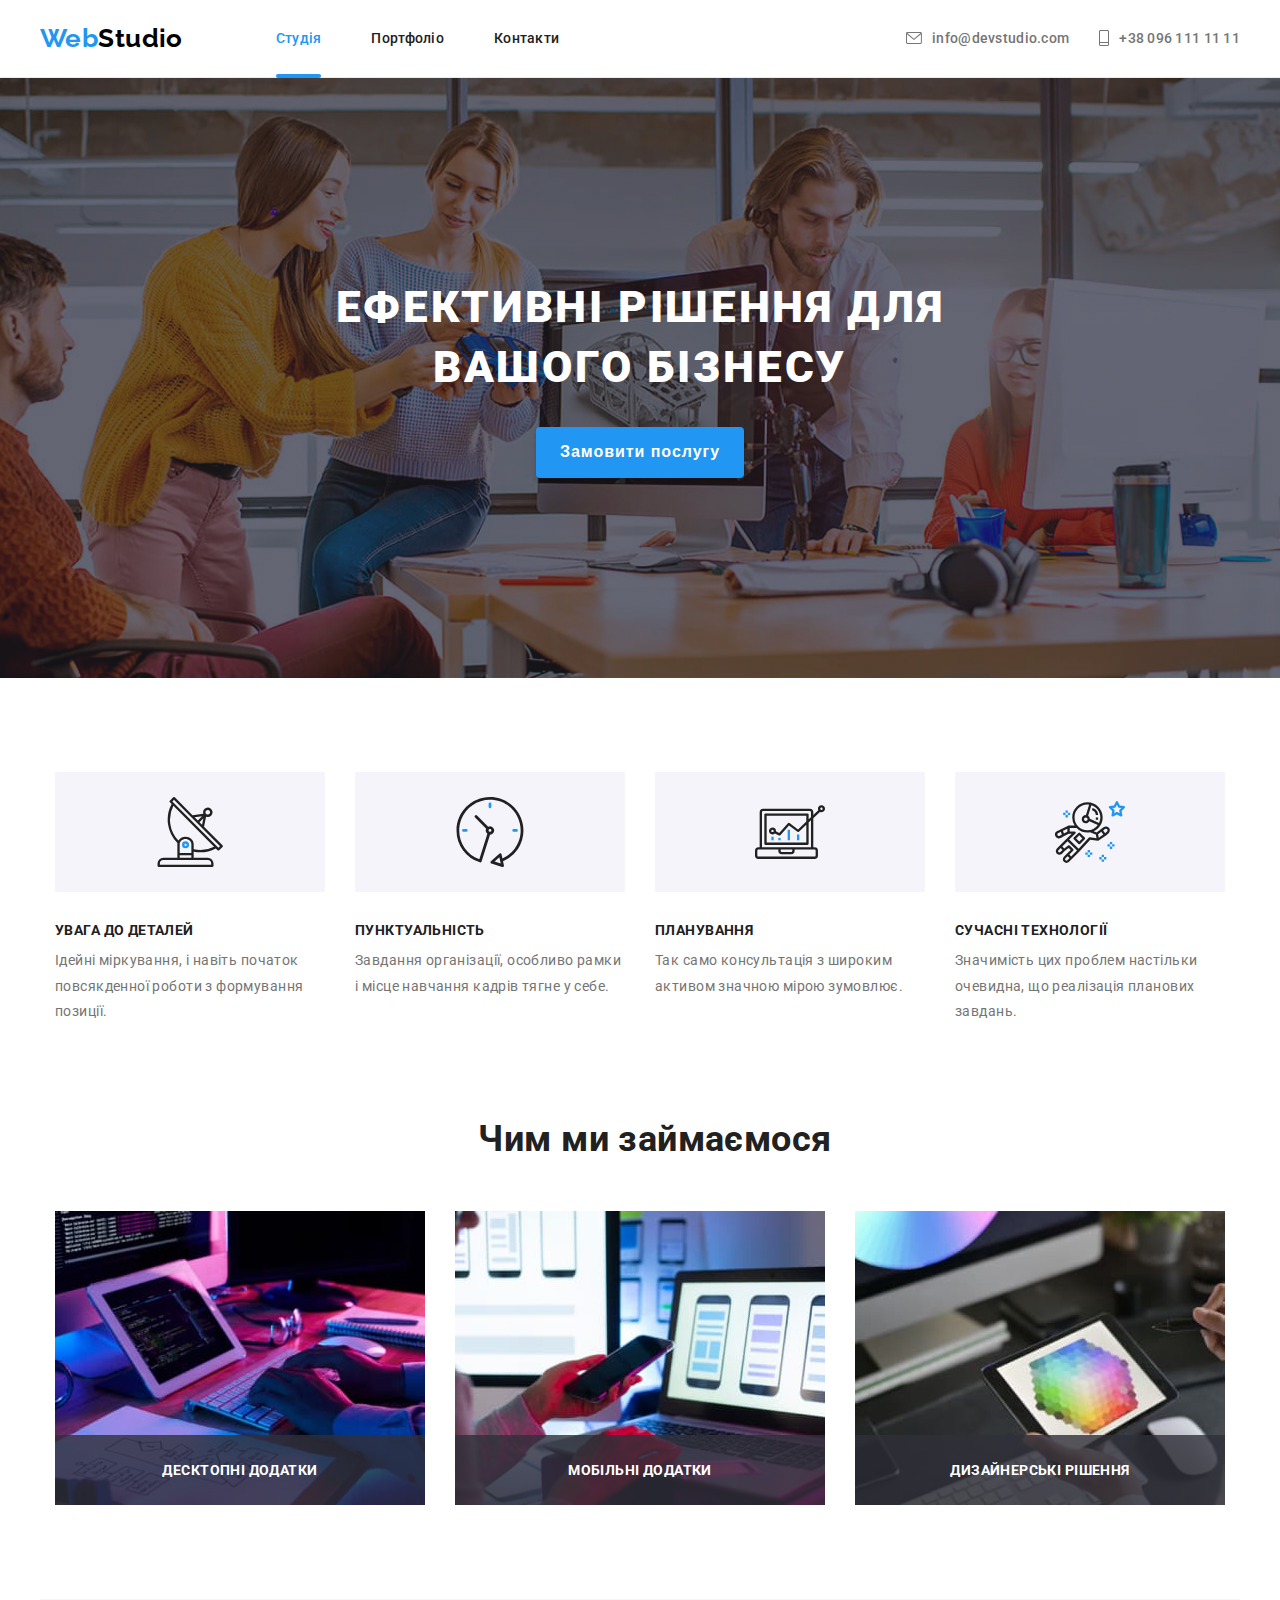
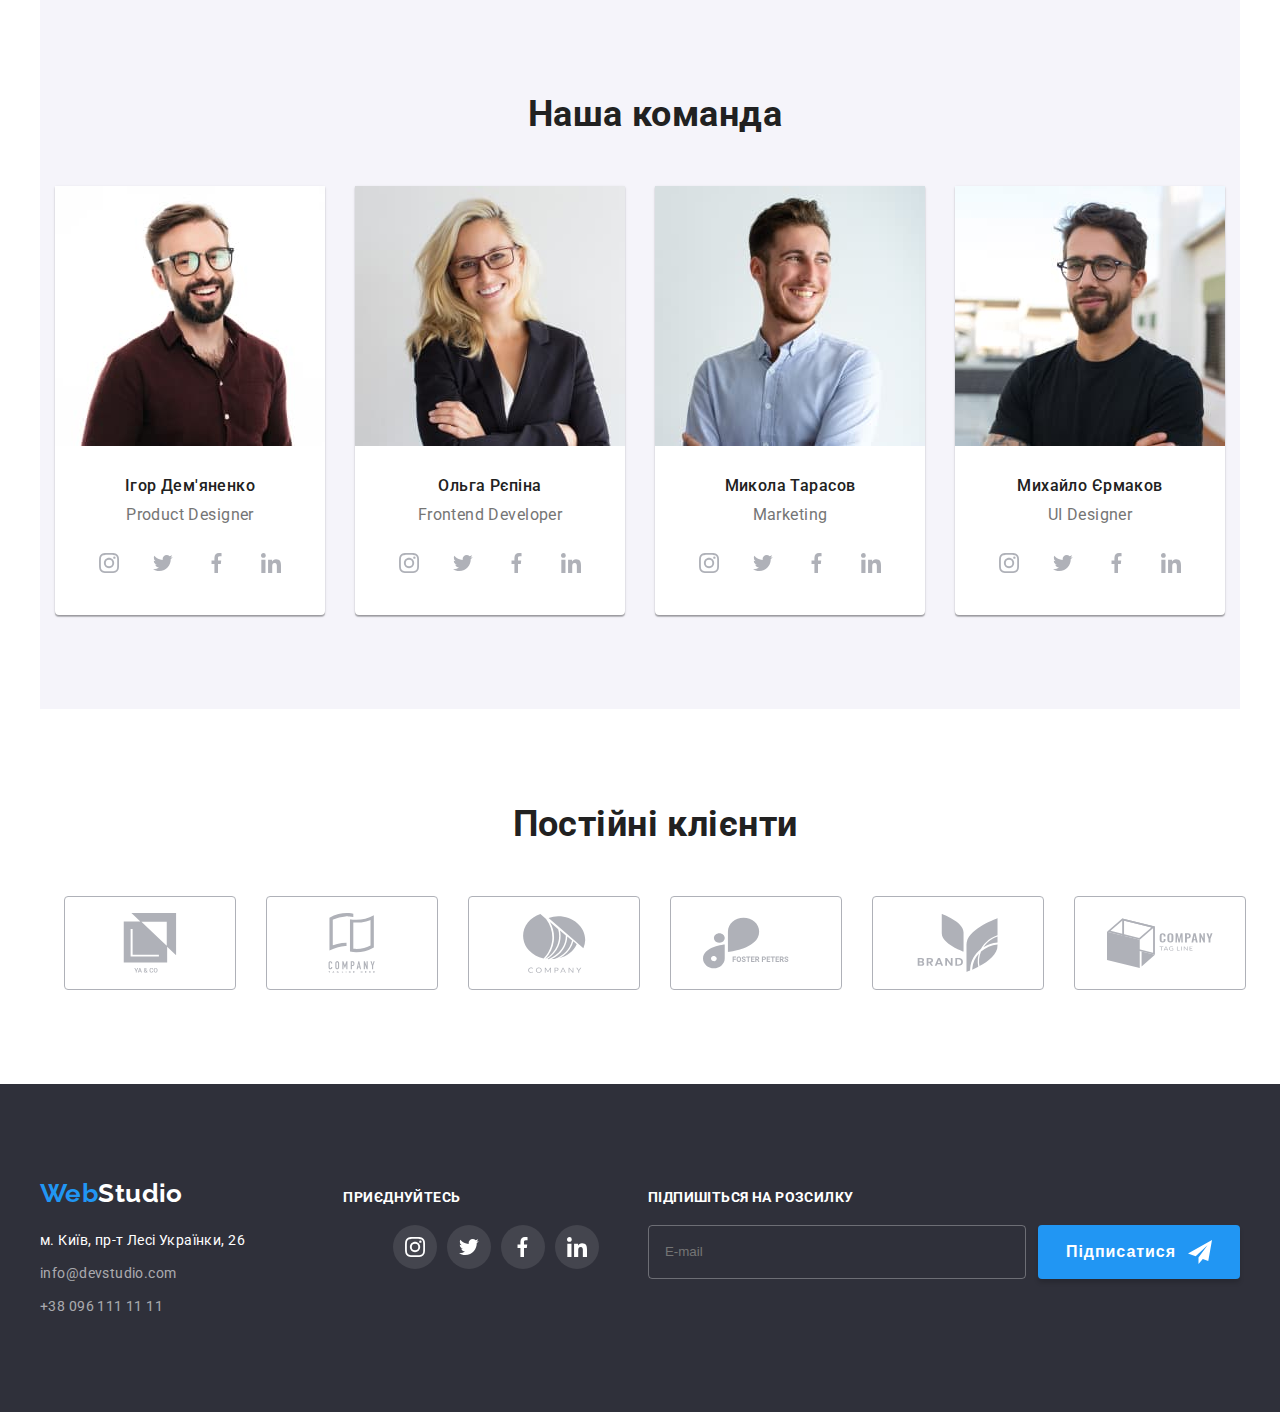
<file: index.html>
<!DOCTYPE html>
<html lang="uk">
  <head>
    <meta charset="UTF-8" />
    <meta http-equiv="X-UA-Compatible" content="IE=edge" />
    <meta name="viewport" content="width=device-width, initial-scale=1.0" />
    <title>Головна</title>
    <link
      href="https://fonts.googleapis.com/css2?family=Raleway:wght@700&family=Roboto:wght@400;500;700;900&display=swap"
      rel="stylesheet"
    />
    <link
      rel="stylesheet"
      href="https://cdnjs.cloudflare.com/ajax/libs/modern-normalize/1.1.0/modern-normalize.min.css"
      integrity="sha512-wpPYUAdjBVSE4KJnH1VR1HeZfpl1ub8YT/NKx4PuQ5NmX2tKuGu6U/JRp5y+Y8XG2tV+wKQpNHVUX03MfMFn9Q=="
      crossorigin="anonymous"
      referrerpolicy="no-referrer"
    />
    <link rel="stylesheet" href="./css/main.min.css" />
  </head>
  <body>
    <header class="header">
      <div class="container header__container">
        <a href="" class="logo logo--header"
          ><span class="logo__accent">Web</span>Studio</a
        >
        <div class="menu">
          <button
            class="menu__button burger js-open-menu"
            aria-expanded="false"
            aria-controls="mobile-menu "
          >
            <svg width="40" height="40" aria-label="Перемикач мобідьного меню">
              <use href="./images/symbol-defs.svg#icon-menu"></use>
            </svg>
          </button>
          <div class="menu__container js-menu-container" id="mobile-menu">
            <button
              class="menu__button cross js-close-menu"
              aria-expanded="false"
              aria-controls="mobile-menu"
            >
              <svg
                width="40"
                height="40"
                aria-label="Перемикач мобідьного меню"
              >
                <use href="./images/symbol-defs.svg#icon-cross"></use>
              </svg>
            </button>
            <nav class="nav">
              <ul class="nav__list">
                <li class="nav__item">
                  <a
                    href="./index.html"
                    class="nav__link link nav__link--current"
                    >Студія</a
                  >
                </li>
                <li class="nav__item">
                  <a href="./portfolio.html" class="nav__link link"
                    >Портфоліо</a
                  >
                </li>
                <li class="nav__item">
                  <a href="" class="nav__link link">Контакти</a>
                </li>
              </ul>
            </nav>
            <ul class="menu__list">
              <li class="menu__item">
                <a
                  href="mailto:info@devstudio.com"
                  class="menu__link link menu__link--current"
                >
                  <svg class="menu__icon" width="16" height="12">
                    <use href="./images/symbol-defs.svg#icon-mail"></use>
                  </svg>
                  info@devstudio.com</a
                >
              </li>
              <li class="menu__item">
                <a href="tel:+380961111111" class="menu__link link">
                  <svg class="menu__icon" width="10" height="16">
                    <use href="./images/symbol-defs.svg#icon-phone"></use>
                  </svg>
                  +38 096 111 11 11</a
                >
              </li>
            </ul>
            <div class="soc">
              <ul class="soc__list">
                <li>
                  <a href="" class="soc__link">Instagram</a>
                </li>
                <li>
                  <a href="" class="soc__link">Twitter</a>
                </li>
                <li>
                  <a href="" class="soc__link">Facebook</a>
                </li>
                <li>
                  <a href="" class="soc__link">LinkedIn</a>
                </li>
              </ul>
            </div>
          </div>
        </div>
      </div>
    </header>

    <main>
      <section class="hero">
        <div class="container hero__container">
          <h1 class="hero__title">Ефективні рішення для вашого бізнесу</h1>
          <button type="button" class="hero__btn btn" data-modal-open>
            Замовити послугу
          </button>
        </div>
      </section>

      <section class="features section">
        <div class="container">
          <h2 class="visually-hidden">Переваги</h2>
          <ul class="features__list list">
            <li class="features__item">
              <div class="features__thumb">
                <svg class="features__icon" width="70" height="70">
                  <use href="./images/symbol-defs.svg#icon-satellite"></use>
                </svg>
              </div>
              <h3 class="subtitle features__subtitle">Увага до деталей</h3>
              <p class="features__label">
                Ідейні міркування, і навіть початок повсякденної роботи з
                формування позиції.
              </p>
            </li>
            <li class="features__item">
              <div class="features__thumb">
                <svg class="features__icon" width="70" height="70">
                  <use href="./images/symbol-defs.svg#icon-clock"></use>
                </svg>
              </div>
              <h3 class="subtitle features__subtitle">Пунктуальність</h3>
              <p class="features__label">
                Завдання організації, особливо рамки і місце навчання кадрів
                тягне у себе.
              </p>
            </li>
            <li class="features__item">
              <div class="features__thumb">
                <svg class="features__icon" width="70" height="70">
                  <use href="./images/symbol-defs.svg#icon-diagram"></use>
                </svg>
              </div>
              <h3 class="subtitle features__subtitle">Планування</h3>
              <p class="features__label">
                Так само консультація з широким активом значною мірою зумовлює.
              </p>
            </li>
            <li class="features__item">
              <div class="features__thumb">
                <svg class="features__icon" width="70" height="70">
                  <use href="./images/symbol-defs.svg#icon-astronaut"></use>
                </svg>
              </div>
              <h3 class="subtitle features__subtitle">Сучасні технології</h3>
              <p class="features__label">
                Значимість цих проблем настільки очевидна, що реалізація
                планових завдань.
              </p>
            </li>
          </ul>
        </div>
      </section>

      <section class="promo section">
        <div class="container">
          <h2 class="title">Чим ми займаємося</h2>
          <ul class="promo__list">
            <li class="promo__item">
              <img
                srcset="
                  ./images/promo-1/promo1.jpg    1x,
                  ./images/promo-1/promo1@x2.jpg 2x
                "
                src="./images/promo-1/promo1.jpg"
                alt="Чоловік набирає текст на клавіатурі"
                width="370"
              />
              <div class="promo__thumb">
                <p class="promo__label">Десктопні додатки</p>
              </div>
            </li>
            <li class="promo__item">
              <img
                srcset="
                  ./images/promo-2/promo2.jpg    1x,
                  ./images/promo-2/promo2@x2.jpg 2x
                "
                src="./images/promo-2/promo2.jpg"
                alt="Жінка порівнює телефон у руках та на моніторі комп'ютера"
                width="370"
              />
              <div class="promo__thumb">
                <p class="promo__label">Мобільні додатки</p>
              </div>
            </li>
            <li class="promo__item">
              <img
                srcset="
                  ./images/promo-3/promo3.jpg    1x,
                  ./images/promo-3/promo3@x2.jpg 2x
                "
                src="./images/promo-3/promo3.jpg"
                alt="Дівчина тримає планшет із різнокольоровим зображенням"
                width="370"
              />
              <div class="promo__thumb">
                <p class="promo__label">Дизайнерські рішення</p>
              </div>
            </li>
          </ul>
        </div>
      </section>

      <section class="team section">
        <div class="container">
          <h2 class="title">Наша команда</h2>
          <ul class="list team__list social">
            <li class="team__item">
              <img
                srcset="
                  ./images/person-1/person1.jpg    1x,
                  ./images/person-1/person1@x2.jpg 2x
                "
                src="./images/person-1/person1.jpg"
                alt="Чоловік в окулярах та з бородою"
                width="450"
              />
              <div class="team__thumb">
                <p class="team__name subtitle">Ігор Дем'яненко</p>
                <p lang="en" class="team__staff">Product Designer</p>
                <ul class="social__list">
                  <li class="social__item">
                    <a class="social__link" href="">
                      <svg
                        class="social__icon social__icon--team"
                        width="20"
                        height="20"
                      >
                        <use
                          href="./images/symbol-defs.svg#icon-instagram"
                        ></use>
                      </svg>
                    </a>
                  </li>
                  <li class="social__item">
                    <a class="social__link" href="">
                      <svg
                        class="social__icon social__icon--team"
                        width="20"
                        height="20"
                      >
                        <use href="./images/symbol-defs.svg#icon-twitter"></use>
                      </svg>
                    </a>
                  </li>
                  <li class="social__item">
                    <a class="social__link" href="">
                      <svg
                        class="social__icon social__icon--team"
                        width="20"
                        height="20"
                      >
                        <use
                          href="./images/symbol-defs.svg#icon-facebook"
                        ></use>
                      </svg>
                    </a>
                  </li>
                  <li class="social__item">
                    <a class="social__link" href="">
                      <svg
                        class="social__icon social__icon--team"
                        width="20"
                        height="20"
                      >
                        <use
                          href="./images/symbol-defs.svg#icon-linkedin"
                        ></use>
                      </svg>
                    </a>
                  </li>
                </ul>
              </div>
            </li>
            <li class="team__item">
              <img
                srcset="
                  ./images/person-2/person2.jpg    1x,
                  ./images/person-2/person2@x2.jpg 2x
                "
                src="./images/person-2/person2.jpg"
                alt="Чоловік в окулярах та з бородою"
                width="450"
              />
              <div class="team__thumb">
                <p class="team__name subtitle">Ольга Рєпіна</p>
                <p lang="en" class="team__staff">Frontend Developer</p>
                <ul class="social__list">
                  <li class="social__item">
                    <a class="social__link" href="">
                      <svg
                        class="social__icon social__icon--team"
                        width="20"
                        height="20"
                      >
                        <use
                          href="./images/symbol-defs.svg#icon-instagram"
                        ></use>
                      </svg>
                    </a>
                  </li>
                  <li class="social__item">
                    <a class="social__link" href="">
                      <svg
                        class="social__icon social__icon--team"
                        width="20"
                        height="20"
                      >
                        <use href="./images/symbol-defs.svg#icon-twitter"></use>
                      </svg>
                    </a>
                  </li>
                  <li class="social__item">
                    <a class="social__link" href="">
                      <svg
                        class="social__icon social__icon--team"
                        width="20"
                        height="20"
                      >
                        <use
                          href="./images/symbol-defs.svg#icon-facebook"
                        ></use>
                      </svg>
                    </a>
                  </li>
                  <li class="social__item">
                    <a class="social__link" href="">
                      <svg
                        class="social__icon social__icon--team"
                        width="20"
                        height="20"
                      >
                        <use
                          href="./images/symbol-defs.svg#icon-linkedin"
                        ></use>
                      </svg>
                    </a>
                  </li>
                </ul>
              </div>
            </li>
            <li class="team__item">
              <img
                srcset="
                  ./images/person-3/person3.jpg    1x,
                  ./images/person-3/person3@x2.jpg 2x
                "
                src="./images/person-3/person3.jpg"
                alt="Чоловік в окулярах та з бородою"
                width="450"
              />
              <div class="team__thumb">
                <p class="team__name subtitle">Микола Тарасов</p>
                <p lang="en" class="team__staff">Marketing</p>
                <ul class="social__list">
                  <li class="social__item">
                    <a class="social__link" href="">
                      <svg
                        class="social__icon social__icon--team"
                        width="20"
                        height="20"
                      >
                        <use
                          href="./images/symbol-defs.svg#icon-instagram"
                        ></use>
                      </svg>
                    </a>
                  </li>
                  <li class="social__item">
                    <a class="social__link" href="">
                      <svg
                        class="social__icon social__icon--team"
                        width="20"
                        height="20"
                      >
                        <use href="./images/symbol-defs.svg#icon-twitter"></use>
                      </svg>
                    </a>
                  </li>
                  <li class="social__item">
                    <a class="social__link" href="">
                      <svg
                        class="social__icon social__icon--team"
                        width="20"
                        height="20"
                      >
                        <use
                          href="./images/symbol-defs.svg#icon-facebook"
                        ></use>
                      </svg>
                    </a>
                  </li>
                  <li class="social__item">
                    <a class="social__link" href="">
                      <svg
                        class="social__icon social__icon--team"
                        width="20"
                        height="20"
                      >
                        <use
                          href="./images/symbol-defs.svg#icon-linkedin"
                        ></use>
                      </svg>
                    </a>
                  </li>
                </ul>
              </div>
            </li>
            <li class="team__item">
              <img
                srcset="
                  ./images/person-4/person4.jpg    1x,
                  ./images/person-4/person4@x2.jpg 2x
                "
                src="./images/person-4/person4.jpg"
                alt="Чоловік в окулярах та з бородою"
                width="450"
              />
              <div class="team__thumb">
                <p class="team__name subtitle">Михайло Єрмаков</p>
                <p lang="en" class="team__staff">UI Designer</p>
                <ul class="social__list">
                  <li class="social__item">
                    <a class="social__link" href="">
                      <svg
                        class="social__icon social__icon--team"
                        width="20"
                        height="20"
                      >
                        <use
                          href="./images/symbol-defs.svg#icon-instagram"
                        ></use>
                      </svg>
                    </a>
                  </li>
                  <li class="social__item">
                    <a class="social__link" href="">
                      <svg
                        class="social__icon social__icon--team"
                        width="20"
                        height="20"
                      >
                        <use href="./images/symbol-defs.svg#icon-twitter"></use>
                      </svg>
                    </a>
                  </li>
                  <li class="social__item">
                    <a class="social__link" href="">
                      <svg
                        class="social__icon social__icon--team"
                        width="20"
                        height="20"
                      >
                        <use
                          href="./images/symbol-defs.svg#icon-facebook"
                        ></use>
                      </svg>
                    </a>
                  </li>
                  <li class="social__item">
                    <a class="social__link" href="">
                      <svg
                        class="social__icon social__icon--team"
                        width="20"
                        height="20"
                      >
                        <use
                          href="./images/symbol-defs.svg#icon-linkedin"
                        ></use>
                      </svg>
                    </a>
                  </li>
                </ul>
              </div>
            </li>
          </ul>
        </div>
      </section>
      <section class="clients section">
        <div class="container">
          <h2 class="title">Постійні клієнти</h2>
          <ul class="clients__list list">
            <li class="clients__item">
              <a href="" class="clients__link">
                <svg class="clients__icon" width="106" height="60">
                  <use href="./images/symbol-defs.svg#icon-yaco"></use>
                </svg>
              </a>
            </li>
            <li class="clients__item">
              <a href="" class="clients__link">
                <svg class="clients__icon" width="106" height="60">
                  <use href="./images/symbol-defs.svg#icon-tagline"></use>
                </svg>
              </a>
            </li>
            <li class="clients__item">
              <a href="" class="clients__link">
                <svg class="clients__icon" width="106" height="60">
                  <use href="./images/symbol-defs.svg#icon-company"></use>
                </svg>
              </a>
            </li>
            <li class="clients__item">
              <a href="" class="clients__link">
                <svg class="clients__icon" width="106" height="60">
                  <use href="./images/symbol-defs.svg#icon-foster"></use>
                </svg>
              </a>
            </li>
            <li class="clients__item">
              <a href="" class="clients__link">
                <svg class="clients__icon" width="106" height="60">
                  <use href="./images/symbol-defs.svg#icon-brand"></use>
                </svg>
              </a>
            </li>
            <li class="clients__item">
              <a href="" class="clients__link">
                <svg class="clients__icon" width="106" height="60">
                  <use href="./images/symbol-defs.svg#icon-taglinecube"></use>
                </svg>
              </a>
            </li>
          </ul>
        </div>
      </section>
    </main>

    <footer class="footer section">
      <div class="container footer__container">
        <div class="footer__contacts">
          <a href="" class="logo logo--footer"
            ><span class="logo__accent">Web</span>Studio</a
          >
          <address class="address">
            <ul class="address__list">
              <li class="address__item">
                <a
                  class="address__link address__link--map"
                  href="https://goo.gl/maps/sGmAFH82e1hSpcsq9"
                  target="_blank"
                  rel="noopener noreferrer"
                  >м. Київ, пр-т Лесі Українки, 26</a
                >
              </li>
              <li class="address__item">
                <a href="mailto:info@devstudio.com" class="address__link"
                  >info@devstudio.com</a
                >
              </li>
              <li class="address__item">
                <a href="tel:+380961111111" class="address__link"
                  >+38 096 111 11 11</a
                >
              </li>
            </ul>
          </address>
        </div>
        <div class="social footer__contacts">
          <p class="social__subtitle subtitle">приєднуйтесь</p>
          <ul class="social__list">
            <li class="social__item">
              <a class="social__link social__link--footer" href="">
                <svg
                  class="social__icon social__icon--footer"
                  width="20"
                  height="20"
                >
                  <use href="./images/symbol-defs.svg#icon-instagram"></use>
                </svg>
              </a>
            </li>
            <li class="social__item">
              <a class="social__link social__link--footer" href="">
                <svg
                  class="social__icon social__icon--footer"
                  width="20"
                  height="20"
                >
                  <use href="./images/symbol-defs.svg#icon-twitter"></use>
                </svg>
              </a>
            </li>
            <li class="social__item">
              <a class="social__link social__link--footer" href="">
                <svg
                  class="social__icon social__icon--footer"
                  width="20"
                  height="20"
                >
                  <use href="./images/symbol-defs.svg#icon-facebook"></use>
                </svg>
              </a>
            </li>
            <li class="social__item">
              <a class="social__link social__link--footer" href="">
                <svg
                  class="social__icon social__icon--footer"
                  width="20"
                  height="20"
                >
                  <use href="./images/symbol-defs.svg#icon-linkedin"></use>
                </svg>
              </a>
            </li>
          </ul>
        </div>
        <div class="social footer__form">
          <p class="social__subtitle subtitle">Підпишіться на розсилку</p>
          <form class="social__form">
            <input
              type="email"
              name="mail"
              class="social__email"
              placeholder="E-mail"
              required
            />
            <button type="submit" class="btn social__btn">
              Підписатися
              <svg
                class="social__icon social__icon--footer social__icon--btn"
                width="24"
                height="24"
              >
                <use href="./images/symbol-defs.svg#icon-telegram"></use>
              </svg>
            </button>
          </form>
        </div>
      </div>
    </footer>
    <div class="backdrop is-hidden" data-modal>
      <div class="modal">
        <button type="button" class="modal__close-button" data-modal-close>
          <svg class="modal__close-icon" width="10" height="10">
            <use href="./images/symbol-defs.svg#icon-close"></use>
          </svg>
        </button>

        <form class="modal__form">
          <h2 class="modal__title">Залиште свої дані, ми вам передзвонимо</h2>

          <div class="modal__thumb">
            <label class="modal__label" for="name"> Ім'я</label>
            <div class="modal__inner">
              <input class="modal__input" type="text" name="name" id="name" />
              <svg class="modal__icon" width="18" height="18">
                <use href="./images/icons.svg#icon-mod_user"></use>
              </svg>
            </div>
          </div>

          <div class="modal__thumb">
            <label class="modal__label" for="tel"> Телефон</label>
            <div class="modal__inner">
              <input class="modal__input" type="tel" name="tel" id="tel" />
              <svg class="modal__icon" width="18" height="18">
                <use href="./images/icons.svg#icon-mod_phone"></use>
              </svg>
            </div>
          </div>

          <div class="modal__thumb">
            <label class="modal__label" for="mail"> Пошта</label>
            <div class="modal__inner">
              <input class="modal__input" type="email" name="mail" id="mail" />
              <svg class="modal__icon" width="18" height="18">
                <use href="./images/icons.svg#icon-mod_mail"></use>
              </svg>
            </div>
          </div>

          <label class="modal__label"
            ><span class="modal__inner">Коментар</span>
            <textarea
              class="modal__input modal__textarea"
              name="coment"
              id="textarea"
              rows="6"
              placeholder="Введіть текст"
            ></textarea>
          </label>

          <label class="modal__label modal__checkbox">
            <input class="checkbox" type="checkbox" name="checkbox" />
            <span class="custom-checkbox"></span>

            Погоджуюся з розсилкою та приймаю&nbsp;
            <a href="" class="checkbox-label">Умови договору</a>
          </label>

          <button type="submit" class="btn btn--modal">Відправити</button>
        </form>
      </div>
    </div>
    <script src="./js/modal.js"></script>
    <script src="./js/mobile-menu.js"></script>
  </body>
</html>
</file>
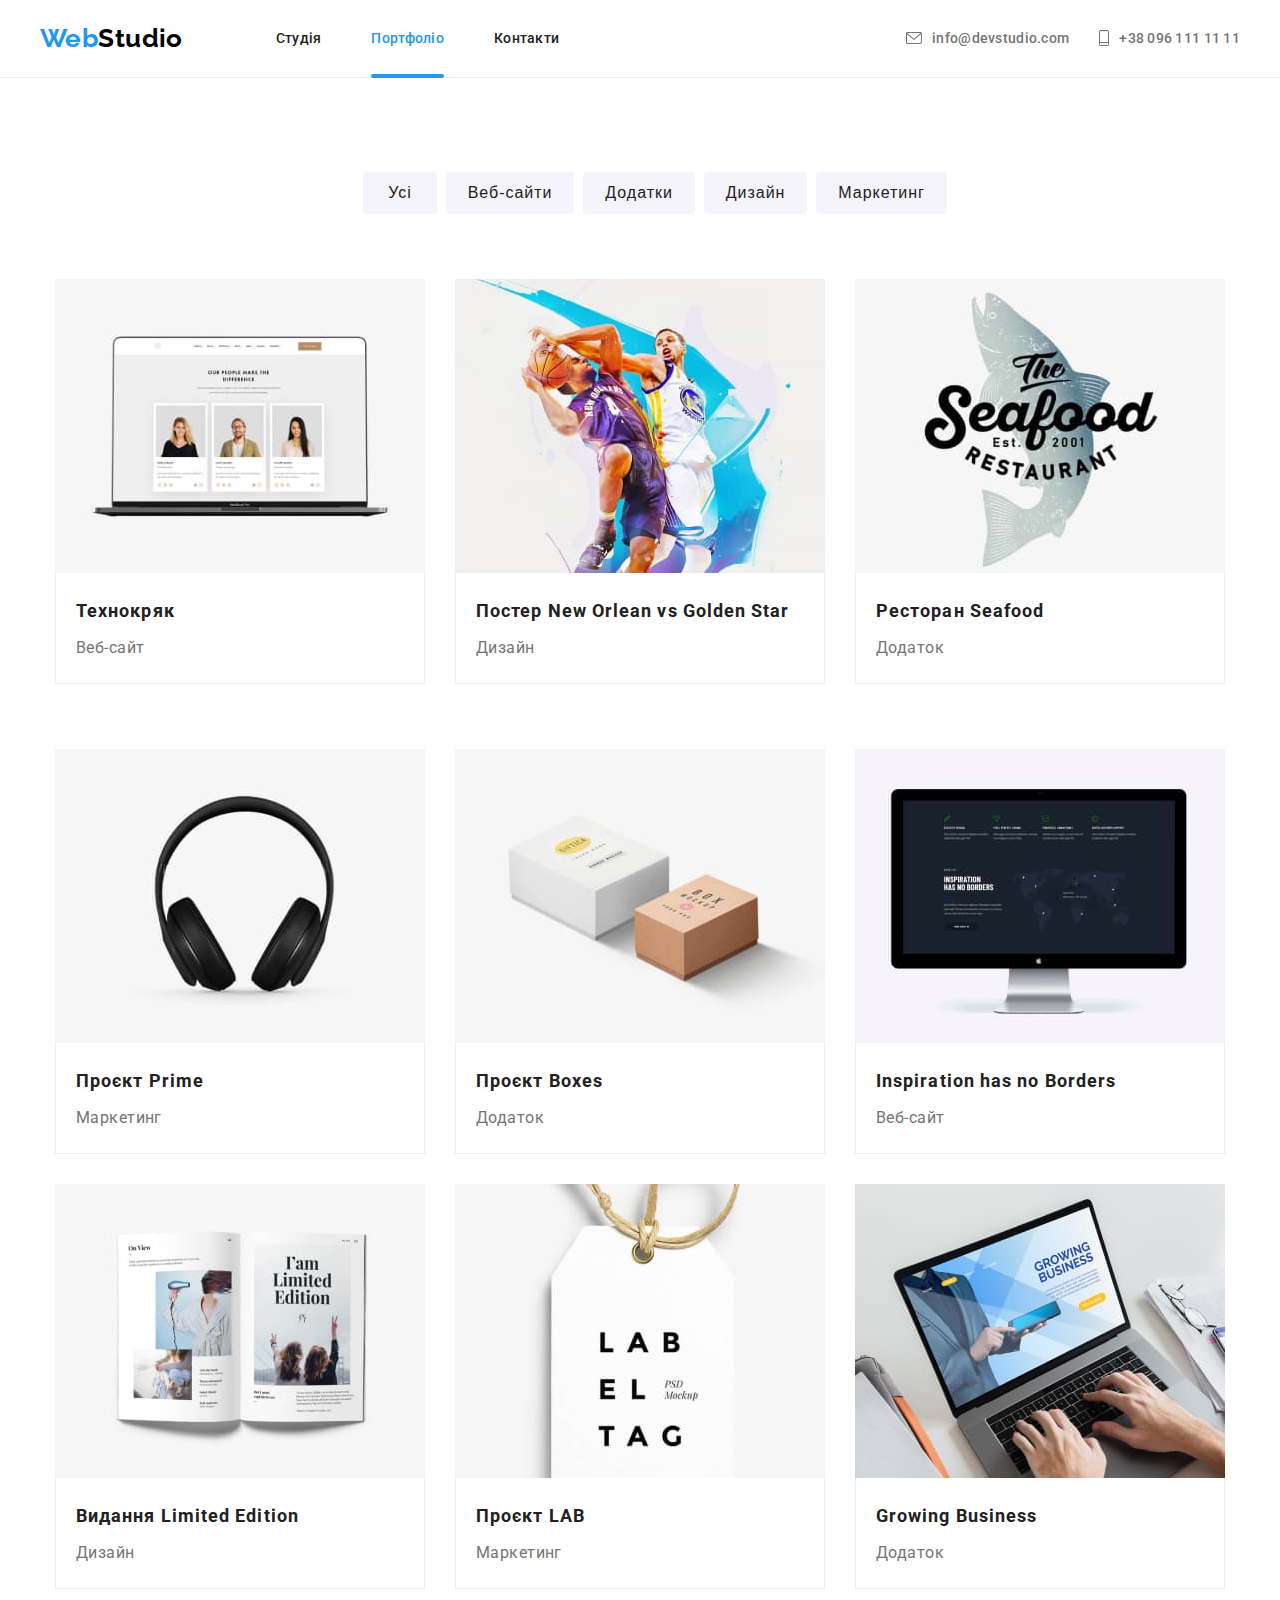
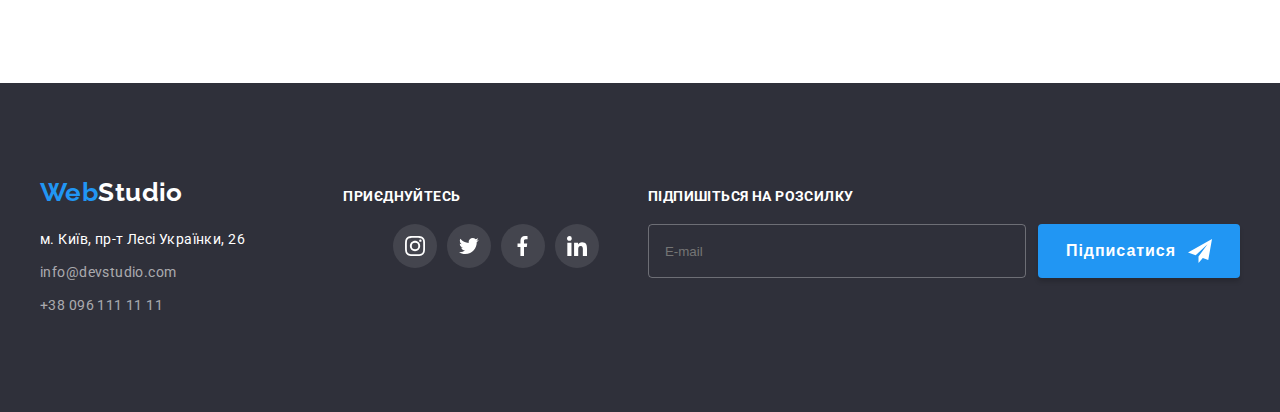
<file: portfolio.html>
<!DOCTYPE html>
<html lang="uk">
  <head>
    <meta charset="UTF-8" />
    <meta http-equiv="X-UA-Compatible" content="IE=edge" />
    <meta name="viewport" content="width=device-width, initial-scale=1.0" />
    <title>Головна</title>
    <link
      href="https://fonts.googleapis.com/css2?family=Raleway:wght@700&family=Roboto:wght@400;500;700;900&display=swap"
      rel="stylesheet"
    />
    <link
      rel="stylesheet"
      href="https://cdnjs.cloudflare.com/ajax/libs/modern-normalize/1.1.0/modern-normalize.min.css"
      integrity="sha512-wpPYUAdjBVSE4KJnH1VR1HeZfpl1ub8YT/NKx4PuQ5NmX2tKuGu6U/JRp5y+Y8XG2tV+wKQpNHVUX03MfMFn9Q=="
      crossorigin="anonymous"
      referrerpolicy="no-referrer"
    />
    <link rel="stylesheet" href="./css/main.min.css" />
  </head>
  <body>
    <header class="header">
      <div class="container header__container">
        <a href="" class="logo logo--header"
          ><span class="logo__accent">Web</span>Studio</a
        >
        <div class="menu">
          <button
            class="menu__button burger js-open-menu"
            aria-expanded="false"
            aria-controls="mobile-menu "
          >
            <svg width="40" height="40" aria-label="Перемикач мобідьного меню">
              <use href="./images/symbol-defs.svg#icon-menu"></use>
            </svg>
          </button>
          <div class="menu__container js-menu-container" id="mobile-menu">
            <button
              class="menu__button cross js-close-menu"
              aria-expanded="false"
              aria-controls="mobile-menu"
            >
              <svg
                width="40"
                height="40"
                aria-label="Перемикач мобідьного меню"
              >
                <use href="./images/symbol-defs.svg#icon-cross"></use>
              </svg>
            </button>
            <nav class="nav">
              <ul class="nav__list">
                <li class="nav__item">
                  <a href="./index.html" class="nav__link link">Студія</a>
                </li>
                <li class="nav__item">
                  <a
                    href="./portfolio.html"
                    class="nav__link link nav__link--current"
                    >Портфоліо</a
                  >
                </li>
                <li class="nav__item">
                  <a href="" class="nav__link link">Контакти</a>
                </li>
              </ul>
            </nav>
            <ul class="menu__list">
              <li class="menu__item">
                <a
                  href="mailto:info@devstudio.com"
                  class="menu__link link menu__link--current"
                >
                  <svg class="menu__icon" width="16" height="12">
                    <use href="./images/symbol-defs.svg#icon-mail"></use>
                  </svg>
                  info@devstudio.com</a
                >
              </li>
              <li class="menu__item">
                <a href="tel:+380961111111" class="menu__link link">
                  <svg class="menu__icon" width="10" height="16">
                    <use href="./images/symbol-defs.svg#icon-phone"></use>
                  </svg>
                  +38 096 111 11 11</a
                >
              </li>
            </ul>
            <div class="soc">
              <ul class="soc__list">
                <li>
                  <a href="" class="soc__link">Instagram</a>
                </li>
                <li>
                  <a href="" class="soc__link">Twitter</a>
                </li>
                <li>
                  <a href="" class="soc__link">Facebook</a>
                </li>
                <li>
                  <a href="" class="soc__link">LinkedIn</a>
                </li>
              </ul>
            </div>
          </div>
        </div>
      </div>
    </header>

    <main>
      <section class="section portfolio">
        <h1 class="visually-hidden">Портфоліо</h1>
        <div class="container">
          <ul class="list portfolio__list">
            <li class="portfolio__item">
              <button
                type="button"
                class="btn portfolio__btn portfolio__btn--first"
              >
                Усі
              </button>
            </li>
            <li class="portfolio__item">
              <button type="button" class="btn portfolio__btn">
                Веб-сайти
              </button>
            </li>
            <li class="portfolio__item">
              <button type="button" class="btn portfolio__btn">Додатки</button>
            </li>
            <li class="portfolio__item">
              <button type="button" class="btn portfolio__btn">Дизайн</button>
            </li>
            <li class="portfolio__item">
              <button type="button" class="btn portfolio__btn">
                Маркетинг
              </button>
            </li>
          </ul>
        </div>
        <div class="container card">
          <ul class="list card__list pic">
            <li class="card__item">
              <a
                class="card__link card__link--current"
                href="#"
                rel="nofollow noreferrer"
              >
                <div class="pic__thumb">
                  <img
                    srcset="
                      ./images/portfolio-1/portfolio1.jpg    1x,
                      ./images/portfolio-1/portfolio1@x2.jpg 2x
                    "
                    class="picture"
                    src="./images/portfolio-1/portfolio1.jpg"
                    alt="Ноутбук із зображенням веб-сайту"
                  />
                  <div class="pic__inner">
                    <p class="pic__label">
                      Ресурс пропонує комплексні пропозиції з різним рівнем
                      функціоналу та сервісів. Все це дозволить відвідувачу
                      отримати вичерпні відомості про компанію чи приватну
                      особу.
                    </p>
                  </div>
                </div>
                <div class="card__thumb">
                  <p class="title portfolio__title">Технокряк</p>
                  <p class="portfolio__label">Веб-сайт</p>
                </div>
              </a>
            </li>

            <li class="card__item">
              <a
                class="card__link card__link--current"
                href="#"
                rel="nofollow noreferrer"
              >
                <div class="pic__thumb">
                  <img
                    srcset="
                      ./images/portfolio-2/portfolio2.jpg    1x,
                      ./images/portfolio-2/portfolio2@x2.jpg 2x
                    "
                    class="picture"
                    src="./images/portfolio-2/portfolio2.jpg"
                    alt="Баскетболісти"
                  />
                  <div class="pic__inner">
                    <p class="pic__label">
                      Ресурс пропонує комплексні пропозиції з різним рівнем
                      функціоналу та сервісів. Все це дозволить відвідувачу
                      отримати вичерпні відомості про компанію чи приватну
                      особу.
                    </p>
                  </div>
                </div>
                <div class="card__thumb">
                  <h2 class="title portfolio__title">
                    Постер <span lang="en">New Orlean vs Golden Star</span>
                  </h2>
                  <p class="portfolio__label">Дизайн</p>
                </div>
              </a>
            </li>

            <li class="card__item">
              <a class="card__link" href="#" rel="nofollow noreferrer">
                <div class="pic__thumb">
                  <img
                    srcset="
                      ./images/portfolio-3/portfolio3.jpg    1x,
                      ./images/portfolio-3/portfolio3@x2.jpg 2x
                    "
                    class="picture"
                    src="./images/portfolio-3/portfolio3.jpg"
                    alt="Логотип"
                  />
                  <div class="pic__inner">
                    <p class="pic__label">
                      Ресурс пропонує комплексні пропозиції з різним рівнем
                      функціоналу та сервісів. Все це дозволить відвідувачу
                      отримати вичерпні відомості про компанію чи приватну
                      особу.
                    </p>
                  </div>
                </div>
                <div class="card__thumb">
                  <h2 class="title portfolio__title">
                    Ресторан <span lang="en">Seafood</span>
                  </h2>
                  <p class="portfolio__label">Додаток</p>
                </div>
              </a>
            </li>

            <li class="card__item">
              <a class="card__link" href="#" rel="nofollow noreferrer">
                <div class="pic__thumb">
                  <img
                    srcset="
                      ./images/portfolio-4/portfolio4.jpg    1x,
                      ./images/portfolio-4/portfolio4@x2.jpg 2x
                    "
                    class="picture"
                    src="./images/portfolio-4/portfolio4.jpg"
                    alt="Навушники"
                  />
                  <div class="pic__inner">
                    <p class="pic__label">
                      Ресурс пропонує комплексні пропозиції з різним рівнем
                      функціоналу та сервісів. Все це дозволить відвідувачу
                      отримати вичерпні відомості про компанію чи приватну
                      особу.
                    </p>
                  </div>
                </div>
                <div class="card__thumb">
                  <h2 class="title portfolio__title">
                    Проєкт <span lang="en">Prime</span>
                  </h2>
                  <p class="portfolio__label">Маркетинг</p>
                </div>
              </a>
            </li>

            <li class="card__item">
              <a class="card__link" href="#" rel="nofollow noreferrer">
                <div class="pic__thumb">
                  <img
                    srcset="
                      ./images/portfolio-5/portfolio5.jpg    1x,
                      ./images/portfolio-5/portfolio5@x2.jpg 2x
                    "
                    class="picture"
                    src="./images/portfolio-5/portfolio5.jpg"
                    alt="Дві коробочки"
                  />
                  <div class="pic__inner">
                    <p class="pic__label">
                      Ресурс пропонує комплексні пропозиції з різним рівнем
                      функціоналу та сервісів. Все це дозволить відвідувачу
                      отримати вичерпні відомості про компанію чи приватну
                      особу.
                    </p>
                  </div>
                </div>
                <div class="card__thumb">
                  <h2 class="title portfolio__title">
                    Проєкт <span lang="en">Boxes</span>
                  </h2>
                  <p class="portfolio__label">Додаток</p>
                </div>
              </a>
            </li>

            <li class="card__item">
              <a class="card__link" href="#" rel="nofollow noreferrer">
                <div class="pic__thumb">
                  <img
                    srcset="
                      ./images/portfolio-6/portfolio6.jpg    1x,
                      ./images/portfolio-6/portfolio6@x2.jpg 2x
                    "
                    class="picture"
                    src="./images/portfolio-6/portfolio6.jpg"
                    alt="Монітор із сайтом"
                  />
                  <div class="pic__inner">
                    <p class="pic__label">
                      Ресурс пропонує комплексні пропозиції з різним рівнем
                      функціоналу та сервісів. Все це дозволить відвідувачу
                      отримати вичерпні відомості про компанію чи приватну
                      особу.
                    </p>
                  </div>
                </div>
                <div class="card__thumb">
                  <h2 lang="en" class="title portfolio__title">
                    Inspiration has no Borders
                  </h2>
                  <p class="portfolio__label">Веб-сайт</p>
                </div>
              </a>
            </li>

            <li class="card__item">
              <a class="card__link" href="#" rel="nofollow noreferrer">
                <div class="pic__thumb">
                  <img
                    srcset="
                      ./images/portfolio-7/portfolio7.jpg    1x,
                      ./images/portfolio-7/portfolio7@x2.jpg 2x
                    "
                    class="picture"
                    src="./images/portfolio-7/portfolio7.jpg"
                    alt="Журнал"
                  />
                  <div class="pic__inner">
                    <p class="pic__label">
                      Ресурс пропонує комплексні пропозиції з різним рівнем
                      функціоналу та сервісів. Все це дозволить відвідувачу
                      отримати вичерпні відомості про компанію чи приватну
                      особу.
                    </p>
                  </div>
                </div>
                <div class="card__thumb">
                  <h2 class="title portfolio__title">
                    Видання <span lang="en">Limited Edition</span>
                  </h2>
                  <p class="portfolio__label">Дизайн</p>
                </div>
              </a>
            </li>

            <li class="card__item">
              <a class="card__link" href="#" rel="nofollow noreferrer">
                <div class="pic__thumb">
                  <img
                    srcset="
                      ./images/portfolio-8/portfolio8.jpg    1x,
                      ./images/portfolio-8/portfolio8@x2.jpg 2x
                    "
                    class="picture"
                    src="./images/portfolio-8/portfolio8.jpg"
                    alt="Етикетка з лейблом"
                  />
                  <div class="pic__inner">
                    <p class="pic__label">
                      Ресурс пропонує комплексні пропозиції з різним рівнем
                      функціоналу та сервісів. Все це дозволить відвідувачу
                      отримати вичерпні відомості про компанію чи приватну
                      особу.
                    </p>
                  </div>
                </div>
                <div class="card__thumb">
                  <h2 class="title portfolio__title">
                    Проєкт <span lang="en">LAB</span>
                  </h2>
                  <p class="portfolio__label">Маркетинг</p>
                </div>
              </a>
            </li>

            <li class="card__item">
              <a class="card__link" href="#" rel="nofollow noreferrer">
                <div class="pic__thumb">
                  <img
                    srcset="
                      ./images/portfolio-9/portfolio9.jpg    1x,
                      ./images/portfolio-9/portfolio9@x2.jpg 2x
                    "
                    class="picture"
                    src="./images/portfolio-9/portfolio9.jpg"
                    alt="Чоловік за ноутбуком"
                  />
                  <div class="pic__inner">
                    <p class="pic__label">
                      Ресурс пропонує комплексні пропозиції з різним рівнем
                      функціоналу та сервісів. Все це дозволить відвідувачу
                      отримати вичерпні відомості про компанію чи приватну
                      особу.
                    </p>
                  </div>
                </div>
                <div class="card__thumb">
                  <h2 lang="en" class="title portfolio__title">
                    Growing Business
                  </h2>
                  <p class="portfolio__label">Додаток</p>
                </div>
              </a>
            </li>
          </ul>
        </div>
      </section>
    </main>

    <footer class="footer section">
      <div class="container footer__container">
        <div class="footer__contacts">
          <a href="" class="logo logo--footer"
            ><span class="logo__accent">Web</span>Studio</a
          >
          <address class="address">
            <ul class="address__list">
              <li class="address__item">
                <a
                  class="address__link address__link--map"
                  href="https://goo.gl/maps/sGmAFH82e1hSpcsq9"
                  target="_blank"
                  rel="noopener noreferrer"
                  >м. Київ, пр-т Лесі Українки, 26</a
                >
              </li>
              <li class="address__item">
                <a href="mailto:info@devstudio.com" class="address__link"
                  >info@devstudio.com</a
                >
              </li>
              <li class="address__item">
                <a href="tel:+380961111111" class="address__link"
                  >+38 096 111 11 11</a
                >
              </li>
            </ul>
          </address>
        </div>
        <div class="social footer__contacts">
          <p class="social__subtitle subtitle">приєднуйтесь</p>
          <ul class="social__list">
            <li class="social__item">
              <a class="social__link social__link--footer" href="">
                <svg
                  class="social__icon social__icon--footer"
                  width="20"
                  height="20"
                >
                  <use href="./images/symbol-defs.svg#icon-instagram"></use>
                </svg>
              </a>
            </li>
            <li class="social__item">
              <a class="social__link social__link--footer" href="">
                <svg
                  class="social__icon social__icon--footer"
                  width="20"
                  height="20"
                >
                  <use href="./images/symbol-defs.svg#icon-twitter"></use>
                </svg>
              </a>
            </li>
            <li class="social__item">
              <a class="social__link social__link--footer" href="">
                <svg
                  class="social__icon social__icon--footer"
                  width="20"
                  height="20"
                >
                  <use href="./images/symbol-defs.svg#icon-facebook"></use>
                </svg>
              </a>
            </li>
            <li class="social__item">
              <a class="social__link social__link--footer" href="">
                <svg
                  class="social__icon social__icon--footer"
                  width="20"
                  height="20"
                >
                  <use href="./images/symbol-defs.svg#icon-linkedin"></use>
                </svg>
              </a>
            </li>
          </ul>
        </div>
        <div class="social footer__form">
          <p class="social__subtitle subtitle">Підпишіться на розсилку</p>
          <form class="social__form">
            <input
              type="email"
              name="mail"
              class="social__email"
              placeholder="E-mail"
              required
            />
            <button type="submit" class="btn social__btn">
              Підписатися
              <svg
                class="social__icon social__icon--footer social__icon--btn"
                width="24"
                height="24"
              >
                <use href="./images/symbol-defs.svg#icon-telegram"></use>
              </svg>
            </button>
          </form>
        </div>
      </div>
    </footer>
    <script src="./js/mobile-menu.js"></script>
  </body>
</html>
</file>
<file: css/main.min.css>
body{font-family:"Roboto",sans-serif;color:#212121;font-size:14px;font-weight:400;letter-spacing:.03em;margin:0}a{text-decoration:none}h1,h2,h3,h4,h5,h6,p{margin:0}ul{margin-top:0;margin-bottom:0;padding:0;list-style:none}img{display:block;max-width:100%;height:auto}.container{padding-left:15px;padding-right:15px;margin:0 auto;width:100%}@media screen and (min-width: 480px){.container{width:480px}}@media screen and (min-width: 768px){.container{width:768px}}@media screen and (min-width: 1200px){.container{width:1200px}}.subtitle{text-transform:uppercase;font-weight:700}.section{padding-top:60px;padding-bottom:60px;max-width:1200px;margin:0 auto}@media screen and (min-width: 1200px){.section{padding-top:94px;padding-bottom:94px}}.title{font-weight:700;font-size:36px;line-height:1.2;text-align:center;margin-bottom:30px}@media screen and (max-width: 1199px){.title{font-size:28px;line-height:1.17}}@media screen and (min-width: 1200px){.title{margin-bottom:50px}}.list{display:flex;flex-wrap:wrap;gap:30px}.logo{color:#000;font-family:"Raleway",sans-serif;font-weight:700;font-size:26px;line-height:1.2}.logo--footer{display:block;color:#fff;margin-bottom:20px}@media screen and (max-width: 1199px){.logo--footer{text-align:center}}.logo__accent{color:#2196f3}.link{display:block;font-weight:500;line-height:1.2;letter-spacing:.02em;color:#212121}.btn{transition:background-color 250ms cubic-bezier(0.4, 0, 0.2, 1);display:block;font-weight:700;font-size:16px;line-height:1.88;letter-spacing:.06em;background-color:#2196f3;color:#fff;border-style:none;box-shadow:0px 4px 4px rgba(0,0,0,.15);border-radius:4px;cursor:pointer}.btn:hover,.btn:focus{background-color:#188ce8}.btn--modal{width:200px;margin:0 auto;padding:10px 52px}.social__list{display:flex;gap:10px;justify-content:center}.social__link{transition:background-color 250ms cubic-bezier(0.4, 0, 0.2, 1);display:flex;border-radius:50%;width:44px;height:44px;align-items:center;justify-content:center}.social__link:hover,.social__link:focus{background-color:#2196f3}.social__link:hover .social__icon--team,.social__link:hover .social__icon--team,.social__link:focus .social__icon--team,.social__link:focus .social__icon--team{fill:#fff}.social__link--footer{background-color:rgba(255,255,255,.1)}.social__icon{fill:#757575}.social__icon--team{transition:fill 250ms cubic-bezier(0.4, 0, 0.2, 1);fill:#afb1b8}.social__icon--footer{fill:#fff}.social__icon--btn{margin-left:12px}.social__subtitle{color:#fff;margin-top:0;margin-bottom:20px}@media screen and (max-width: 1199px){.social__subtitle{text-align:center}}.social__form{display:flex}@media screen and (max-width: 1199px){.social__form{gap:20px;flex-direction:column;justify-content:center;align-items:center}}.social__email{width:358px;height:50px;padding-left:16px;margin-right:12px;border:1px solid rgba(255,255,255,.3);border-radius:4px;color:rgba(255,255,255,.6);background-color:rgba(0,0,0,0)}@media screen and (max-width: 1199px){.social__email{max-width:450px;width:100%}}.social__btn{display:flex;align-items:center;padding:10px 28px}.visually-hidden{overflow:hidden;position:absolute;white-space:nowrap;clip:rect(0 0 0 0);-webkit-clip-path:inset(50%);clip-path:inset(50%);height:1px;width:1px}.header{border-bottom:1px solid #ececec;position:relative;align-items:center;display:flex}@media screen and (max-width: 767px){.header{height:60px}}.header__container{display:flex;align-items:center;justify-content:space-between;gap:88px}@media screen and (min-width: 1200px){.header__container{gap:93px}}.cross{display:none}.menu{display:flex;align-items:center;justify-content:end}@media screen and (min-width: 768px){.menu{justify-content:center;width:100%}}.menu__container{width:100%;display:flex;justify-content:space-between}@media screen and (max-width: 767px){.menu__container{display:none}}.menu__container.is-open{display:flex;flex-direction:column;justify-content:space-between;position:absolute;top:0;left:0;width:100%;height:100vh;padding:48px 40px;z-index:5;background-color:#fff}@media screen and (min-width: 480px){.menu__container.is-open{left:50%;transform:translateX(-50%);width:480px}}.menu__container.is-open .cross{display:block;position:absolute;top:21px;right:25px}.menu__container.is-open .cross:hover{fill:#2196f3}.menu__container.is-open .burger{display:none}.menu__button{margin:0;padding:0;border:none;background-color:rgba(0,0,0,0);cursor:pointer}@media screen and (min-width: 768px){.menu__button{display:none}}@media screen and (min-width: 1200px){.menu__list{display:flex;flex-direction:row;align-items:center}}@media screen and (min-width: 768px)and (max-width: 1199px){.menu__list{display:flex;flex-direction:column;justify-content:center;gap:10px}}@media screen and (max-width: 767px){.menu__item{margin-bottom:32px}}@media screen and (max-width: 1199px){.menu__item:first-child{margin-bottom:10px}}@media screen and (min-width: 1200px){.menu__item:first-child{margin-right:30px}}.menu__link{font-size:12px;line-height:1.2;display:flex;color:#757575}.menu__link:hover,.menu__link:focus{color:#2196f3}.menu__link:hover .menu__icon,.menu__link:focus .menu__icon{fill:currentColor}@media screen and (max-width: 767px){.menu__link{font-size:24px}.menu__link--current{font-size:34px;color:#2196f3}}@media screen and (max-width: 1199px){.menu__link{align-items:center;transition:color 250ms cubic-bezier(0.4, 0, 0.2, 1)}}@media screen and (min-width: 1200px){.menu__link{font-size:14px;align-items:center}}.menu__icon{transition:fill 250ms cubic-bezier(0.4, 0, 0.2, 1);margin-right:10px;fill:currentColor}@media screen and (max-width: 767px){.menu__icon{display:none}}.nav{flex-grow:2}@media screen and (min-width: 768px){.nav__list{display:flex}}@media screen and (max-width: 767px){.nav__item{margin-bottom:32px}}.nav__item:not(:last-child){margin-right:50px}.nav__link{display:block;transition:color 250ms cubic-bezier(0.4, 0, 0.2, 1)}@media screen and (min-width: 768px){.nav__link{padding:30px 0}}.nav__link:hover,.nav__link:focus{color:#2196f3}@media screen and (max-width: 767px){.nav__link{font-family:"Roboto";font-weight:500;font-size:40px;line-height:1.11;letter-spacing:.02em}}.nav__link--current{color:#2196f3}@media screen and (min-width: 768px){.nav__link--current{position:relative;transition:color 250ms cubic-bezier(0.4, 0, 0.2, 1)}.nav__link--current::after{content:"";display:block;position:absolute;left:0;bottom:0;transform:translateY(1px);width:100%;height:4px;background-color:#2196f3;border-radius:2px}.nav__link--current:hover,.nav__link--current:focus{color:#188ce8}}.soc{margin-top:64px}.soc__list{display:flex;justify-content:space-between}.soc__link{color:#2196f3}@media screen and (min-width: 768px){.soc{display:none}}.hero{background-color:#2f303a;background-image:linear-gradient(rgba(47, 48, 58, 0.4), rgba(47, 48, 58, 0.4)),url(../images/hero/hero.jpg);background-repeat:no-repeat;background-position:center;background-size:cover;max-width:1600px;margin:0 auto}@media(min-device-pixel-ratio: 2),(-webkit-min-device-pixel-ratio: 2),(min-resolution: 192dpi),(min-resolution: 2dppx){.hero .hero{background-image:url(../images/hero/hero@2x.jpg)}}@media screen and (max-width: 1199px){.hero{max-width:768px;background-image:linear-gradient(rgba(47, 48, 58, 0.4), rgba(47, 48, 58, 0.4)),url(../images/hero/hero-tab.jpg)}}@media screen and (max-width: 1199px)and (min-device-pixel-ratio: 2),screen and (max-width: 1199px)and (-webkit-min-device-pixel-ratio: 2),screen and (max-width: 1199px)and (min-resolution: 192dpi),screen and (max-width: 1199px)and (min-resolution: 2dppx){.hero .hero{background-image:linear-gradient(rgba(47, 48, 58, 0.4), rgba(47, 48, 58, 0.4)),url(../images/hero/hero-tab@2x.jpg)}}@media screen and (max-width: 767px){.hero{max-width:480px;width:100%;background-image:linear-gradient(rgba(47, 48, 58, 0.4), rgba(47, 48, 58, 0.4)),url(../images/hero/hero-mob.jpg)}}@media screen and (max-width: 767px)and (min-device-pixel-ratio: 2),screen and (max-width: 767px)and (-webkit-min-device-pixel-ratio: 2),screen and (max-width: 767px)and (min-resolution: 192dpi),screen and (max-width: 767px)and (min-resolution: 2dppx){.hero .hero{background-image:linear-gradient(rgba(47, 48, 58, 0.4), rgba(47, 48, 58, 0.4)),url(../images/hero/hero-mob@2x.jpg)}}.hero__container{padding-top:118px;padding-bottom:118px}@media screen and (min-width: 1200px){.hero__container{padding-top:200px;padding-bottom:200px}}.hero__title{text-align:center;color:#fff;max-width:696px;margin:0 auto;font-weight:900;font-size:44px;line-height:1.36;letter-spacing:.06em;text-transform:uppercase;margin-bottom:30px}@media screen and (max-width: 1199px){.hero__title{max-width:360px;line-height:1.61;font-size:26px}}.hero__btn{margin:0 auto;padding:10px 24px}@media screen and (max-width: 767px){.features__item{text-align:center}}@media screen and (min-width: 768px){.features__item{width:354px}}@media screen and (min-width: 1200px){.features__item{width:270px}}.features__thumb{padding:25px 0;margin-bottom:30px;display:flex;justify-content:center;background-color:#f5f4fa}.features__subtitle{margin-bottom:10px;font-size:14px;line-height:1.2}.features__label{line-height:1.8;color:#757575}.promo{padding-top:0}@media screen and (max-width: 1199px){.promo{display:none}}.promo__list{display:flex}.promo__item{display:flex;position:relative}.promo__item:not(:last-child){margin-right:30px}.promo__thumb{position:absolute;left:0;bottom:0;height:70px;width:100%;background-color:rgba(47,48,58,.8)}.promo__label{position:absolute;left:50%;top:50%;transform:translate(-50%, -50%);font-weight:700;line-height:1.2;margin:0;text-transform:uppercase;text-align:center;color:#fff}.team{background-color:#f5f4fa}.team__item{box-shadow:0px 1px 3px rgba(0,0,0,.12),0px 1px 1px rgba(0,0,0,.14),0px 2px 1px rgba(0,0,0,.2);border-radius:0px 0px 4px 4px;text-align:center;line-height:1.2;font-size:16px;background-color:#fff}@media screen and (max-width: 767px){.team__item{max-width:450px}}@media screen and (min-width: 768px){.team__item{width:354px}}@media screen and (min-width: 1200px){.team__item{width:270px}}.team__name{font-weight:500;text-transform:none;margin-bottom:10px}.team__staff{color:#757575;margin-bottom:16px}.team__thumb{border-radius:0px 0px 4px 4px;padding:30px}.clients__list{justify-content:center}.clients__link{transition:border-color 250ms cubic-bezier(0.4, 0, 0.2, 1);width:170px;height:92px;display:flex;justify-content:center;align-items:center;border:1px solid #afb1b8;border-radius:4px;cursor:pointer}@media screen and (max-width: 1199px){.clients__link{width:210px}}.clients__link:hover,.clients__link:focus{border-color:#2196f3}.clients__link:hover .clients__icon,.clients__link:hover .clients__icon,.clients__link:focus .clients__icon,.clients__link:focus .clients__icon{fill:#2196f3}.clients__icon{transition:fill 250ms cubic-bezier(0.4, 0, 0.2, 1);fill:#afb1b8}.footer{background-color:#2f303a;max-width:1600px;margin:0 auto}.footer__container{display:flex;flex-wrap:wrap;justify-content:center;align-items:baseline}@media screen and (min-width: 400px)and (max-width: 767px){.footer__container{flex-direction:column;align-items:center}}@media screen and (min-width: 1200px){.footer__container{justify-content:space-between}}.footer__contacts{flex-grow:2}@media screen and (max-width: 1199px){.footer__contacts{margin-bottom:60px}}@media screen and (max-width: 1199px){.footer__form{width:100%}}@media screen and (max-width: 1199px){.address__list{align-items:center;text-align:center}}.address__link{line-height:1.7;color:rgba(255,255,255,.6);font-style:normal}.address__link--map{color:#fff}.address__item{color:#757575}.address__item:not(:last-child){margin-bottom:9px}.portfolio__list{justify-content:start;gap:9px;margin-bottom:50px}@media screen and (min-width: 768px){.portfolio__list{justify-content:center}}.portfolio__item{margin-bottom:15px}.portfolio__btn{transition:background-color 250ms cubic-bezier(0.4, 0, 0.2, 1),color 250ms cubic-bezier(0.4, 0, 0.2, 1),box-shadow 250ms cubic-bezier(0.4, 0, 0.2, 1);padding:6px 22px;display:inline-block;font-weight:500;background-color:#f5f4fa;border-radius:4px;color:inherit;box-shadow:none}.portfolio__btn:hover,.portfolio__btn:focus{background-color:#2196f3;color:#fff;box-shadow:0px 3px 1px rgba(0,0,0,.1),0px 1px 2px rgba(0,0,0,.08),0px 2px 2px rgba(0,0,0,.12)}.portfolio__btn--first{padding:6px 25px}.portfolio__title{color:#212121;margin-bottom:4px;font-size:18px;line-height:2;letter-spacing:.06em;text-align:start}.portfolio__label{font-size:16px;line-height:1.88;z-index:2;color:#757575}.card__list{flex-wrap:wrap}.card__link{transition:box-shadow 250ms cubic-bezier(0.4, 0, 0.2, 1);display:block}@media screen and (max-width: 767px){.card__link{max-width:450px;width:100%}}@media screen and (min-width: 768px){.card__link{max-width:354px;width:100%}.card__link--current{min-height:440px}}@media screen and (min-width: 1200px){.card__link{max-width:370px;width:100%}}.card__link:hover,.card__link:focus{box-shadow:0px 1px 1px rgba(0,0,0,.12),0px 4px 4px rgba(0,0,0,.06),1px 4px 6px rgba(0,0,0,.16)}.card__link:hover .pic__inner,.card__link:hover .pic__inner,.card__link:focus .pic__inner,.card__link:focus .pic__inner{transform:translateY(0)}.card__thumb{padding:20px;border-left:1px solid #eee;border-bottom:1px solid #eee;border-right:1px solid #eee}.pic__thumb{position:relative;overflow:hidden}.pic__thumb .picture{width:100%;height:auto;-o-object-fit:cover;object-fit:cover;-o-object-position:center;object-position:center}.pic__inner{position:absolute;top:0;left:0;width:100%;height:100%;display:block;transform:translateY(101%);transition:transform 250ms cubic-bezier(0.4, 0, 0.2, 1);padding:63px 24px;background-color:rgba(33,150,243,.9)}.pic__label{font-size:18px;line-height:1.55;color:#fff}.backdrop{position:fixed;top:0;left:0;width:100%;height:100%;opacity:1;visibility:visible;transition:opacity 250ms cubic-bezier(0.4, 0, 0.2, 1),visibility 250ms cubic-bezier(0.4, 0, 0.2, 1);padding:93px 15px;background-color:rgba(0,0,0,.2);overflow-y:scroll;z-index:5}.is-hidden{visibility:hidden;pointer-events:none;opacity:0}.is-hidden .modal{transform:translate(-50%, -50%) scale(1.1)}.modal{position:relative;border-radius:4px;transition:transform 250ms cubic-bezier(0.4, 0, 0.2, 1);background-color:#fff;box-shadow:0px 1px 3px rgba(0,0,0,.12),0px 1px 1px rgba(0,0,0,.14),0px 2px 1px rgba(0,0,0,.2)}@media screen and (min-width: 480px){.modal{position:absolute;transform:translate(-50%, -50%) scale(1);top:50%;left:50%;width:450px}}@media screen and (min-width: 768px){.modal{top:50vh}}@media screen and (min-width: 1200px){.modal{width:528px;top:50%}}.modal__close-button{display:flex;justify-content:center;align-items:center;position:absolute;top:10px;right:10px;border:1px solid rgba(0,0,0,.1);border-radius:50%;width:30px;height:30px;cursor:pointer;background-color:rgba(0,0,0,0)}.modal__close-button:hover .modal__close-icon,.modal__close-button:focus .modal__close-icon{fill:#2196f3}.modal__close-icon{transition:fill 250ms cubic-bezier(0.4, 0, 0.2, 1);fill:#000}.modal__form{display:flex;flex-direction:column;padding:40px}.modal__title{font-weight:700;font-size:20px;line-height:1.15;text-align:center;margin-top:0;margin-bottom:12px}.modal__label{display:flex;flex-direction:column;font-size:12px;line-height:1.16;letter-spacing:.01em;color:#757575;margin-bottom:4px}.modal__thumb{margin-bottom:10px}.modal__input{width:100%;border:1px solid rgba(33,33,33,.2);border-radius:4px;outline:none;padding:12px 12px 12px 42px;transition:border-color 250ms cubic-bezier(0.4, 0, 0.2, 1)}.modal__input:focus-within{border-color:#2196f3}.modal__input:focus-within~.modal__icon{fill:#2196f3}.modal__inner{position:relative;margin-bottom:4px}.modal__textarea{padding:12px 16px;resize:none;outline:none;font-size:12px;line-height:1.15;letter-spacing:.01em;transition:border-color 250ms cubic-bezier(0.4, 0, 0.2, 1)}.modal__textarea:focus-within{border-color:#2196f3}.modal__icon{position:absolute;top:50%;left:15px;transform:translateY(-50%);transition:fill 250ms cubic-bezier(0.4, 0, 0.2, 1)}.modal__checkbox{flex-direction:row;font-size:12px;line-height:1.16;letter-spacing:.03em;justify-content:center;align-items:center;margin-top:20px;margin-bottom:30px}@media screen and (min-width: 1200px){.modal__checkbox{font-size:14px;line-height:1.71}}.custom-checkbox{width:16px;height:16px;border:2px solid #212121;border-radius:2px;margin-right:8px}.checkbox{overflow:hidden;position:absolute;white-space:nowrap;clip:rect(0 0 0 0);-webkit-clip-path:inset(50%);clip-path:inset(50%);height:1px;width:1px}.checkbox-label{color:#2196f3;text-decoration:underline}.checkbox:checked~.custom-checkbox{background-color:#2196f3;background-image:url("../images/icon_check.svg");background-repeat:no-repeat;background-position:center;background-size:contain;background-origin:border-box;border:none}/*# sourceMappingURL=main.min.css.map */
</file>
